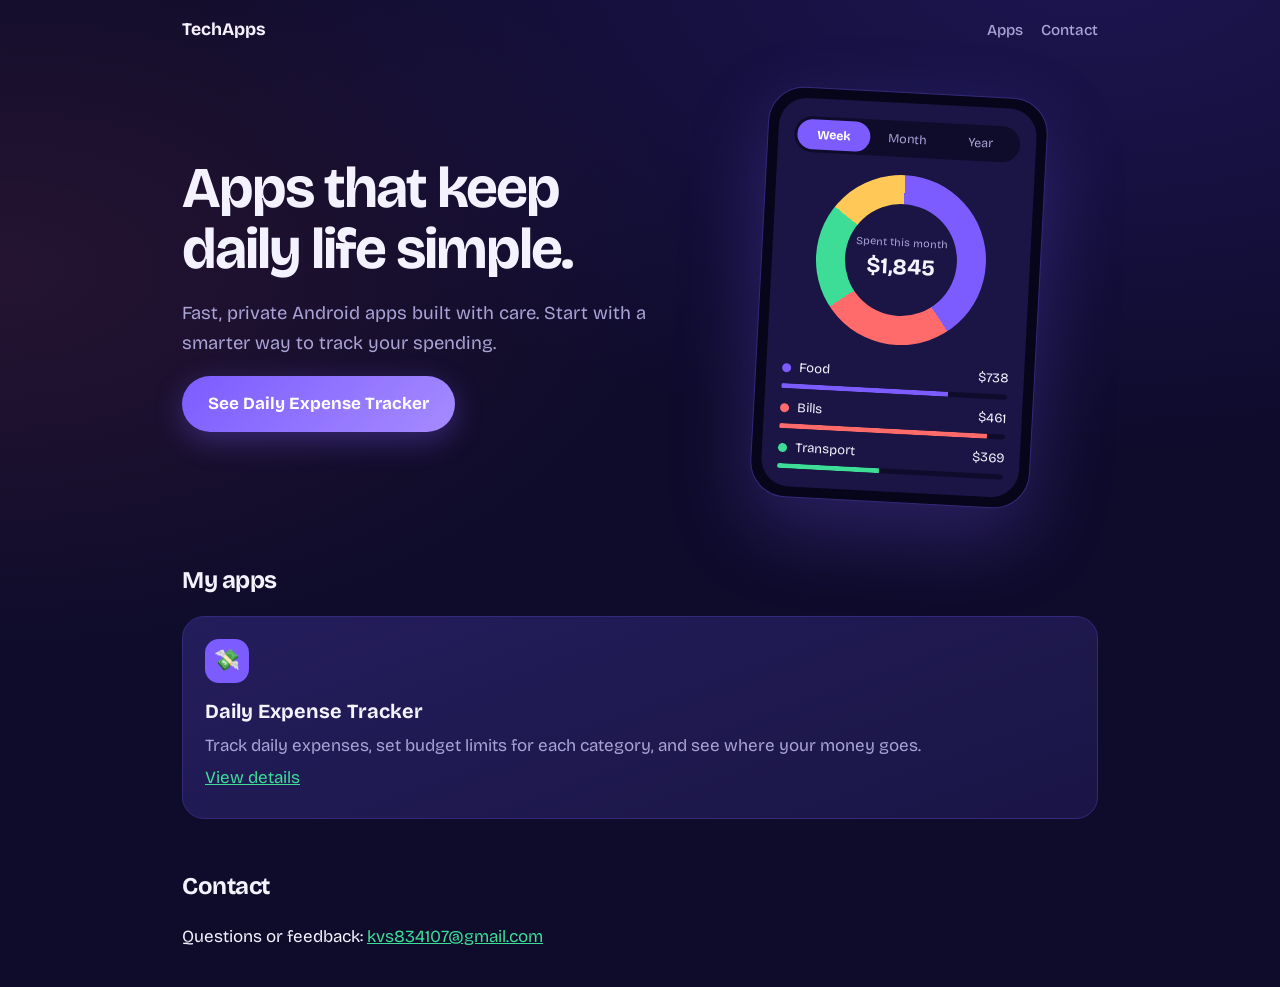
<file: index.html>
<!DOCTYPE html>
<html lang="en"><head><meta charset="utf-8"><meta name="viewport" content="width=device-width,initial-scale=1">
<title>Mobile Apps</title>
<meta name="description" content="Daily Expense Tracker: set budgets and see your spending by category.">
<link rel="stylesheet" href="https://fonts.googleapis.com/css2?family=Bricolage+Grotesque:wght@400;500;700&display=swap">
<link rel="stylesheet" href="style.css"></head><body>
<header class="site"><a href="index.html">TechApps</a><nav><a href="index.html">Apps</a><a href="index.html#contact">Contact</a></nav></header>
<main class="wrap">
<section class="hero"><div><h1>Apps that keep daily life simple.</h1><p class="lead">Fast, private Android apps built with care. Start with a smarter way to track your spending.</p><p><a class="btn" href="expense-tracker.html">See Daily Expense Tracker</a></p></div><div class="phone" aria-label="App preview"><div class="screen"><div class="seg"><b>Week</b><span>Month</span><span>Year</span></div><div class="donut"><div><small>Spent this month</small><strong>$1,845</strong></div></div><div class="row"><i style="background:var(--v)"></i><span>Food</span>$738</div><div class="lim"><u style="width:74%;background:var(--v)"></u></div><div class="row"><i style="background:var(--c)"></i><span>Bills</span>$461</div><div class="lim"><u style="width:92%;background:var(--c)"></u></div><div class="row"><i style="background:var(--m)"></i><span>Transport</span>$369</div><div class="lim"><u style="width:45%;background:var(--m)"></u></div></div></div></section>
<h2>My apps</h2>
<!-- COPY THIS CARD FOR EACH NEW APP -->
<div class="card"><div class="ico">💸</div><h3>Daily Expense Tracker</h3><p>Track daily expenses, set budget limits for each category, and see where your money goes.</p><p><a href="expense-tracker.html">View details</a></p></div>
<!-- END CARD -->
<h2 id="contact">Contact</h2>
<p>Questions or feedback: <a href="#">kvs834107@gmail.com</a></p>
</main>
</file>
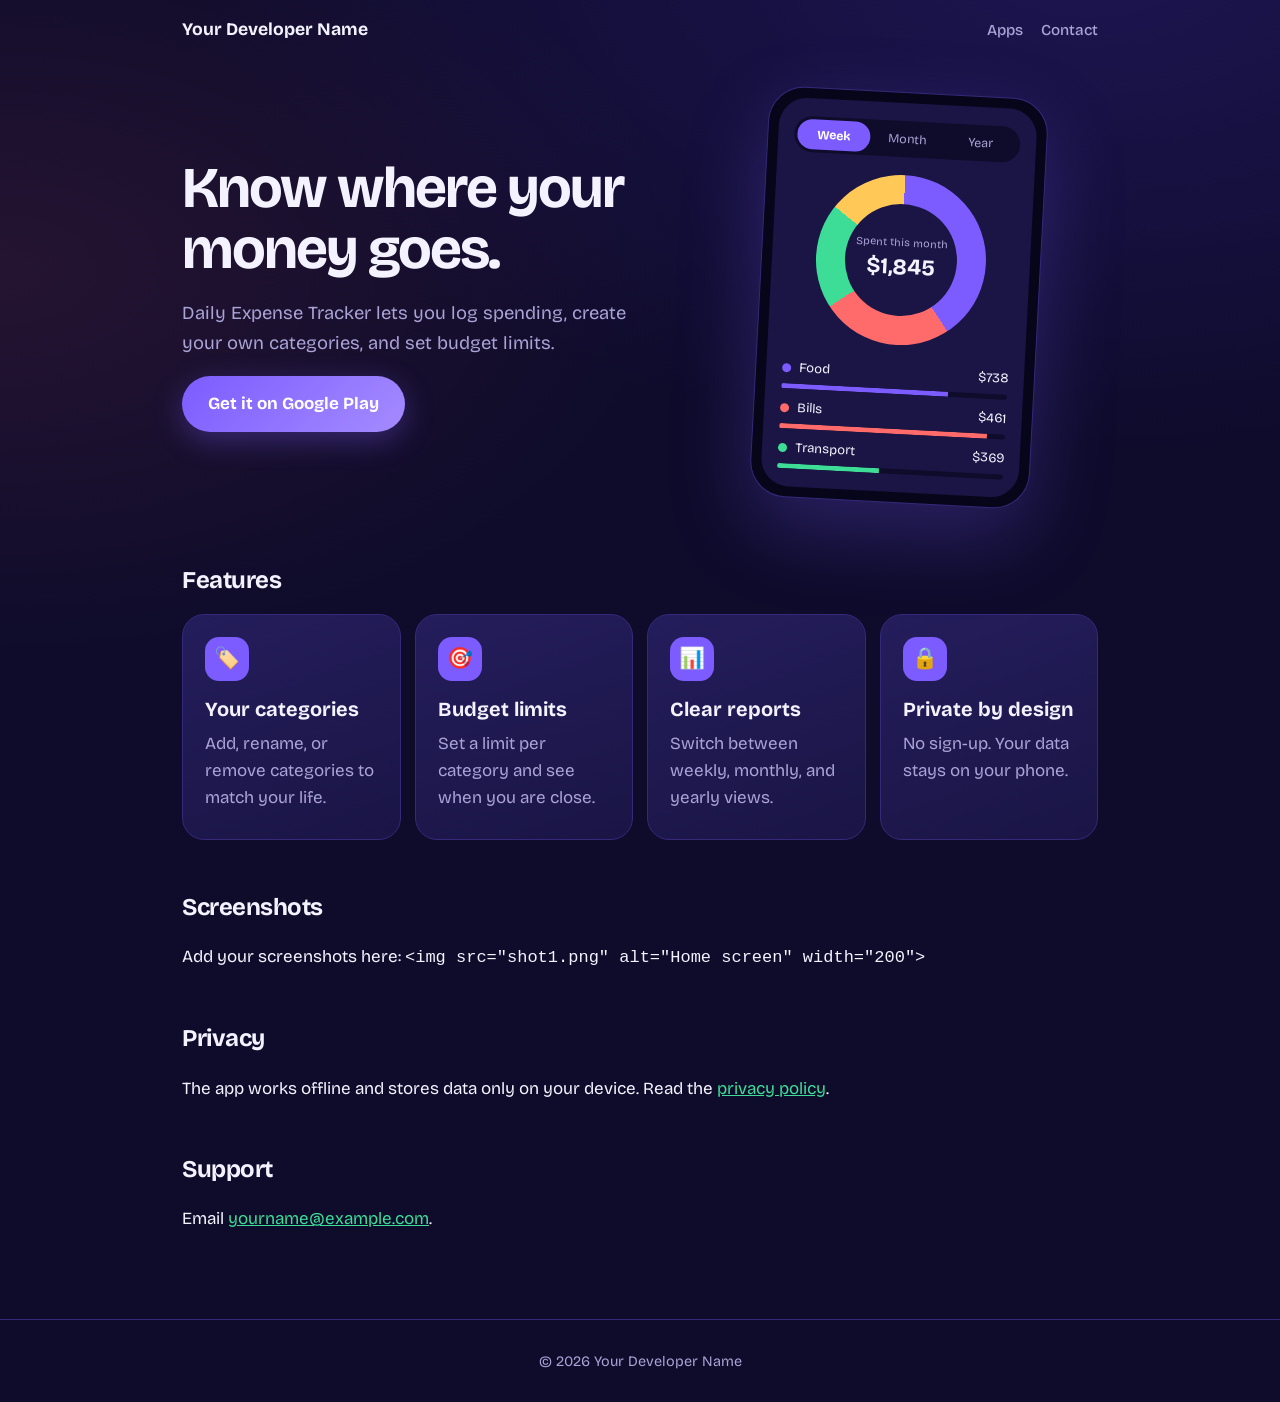
<file: expense-tracker.html>
<!DOCTYPE html>
<html lang="en"><head><meta charset="utf-8"><meta name="viewport" content="width=device-width,initial-scale=1">
<title>Daily Expense Tracker – Budget and Expense App</title>
<meta name="description" content="Daily Expense Tracker: set budgets and see your spending by category.">
<link rel="stylesheet" href="https://fonts.googleapis.com/css2?family=Bricolage+Grotesque:wght@400;500;700&display=swap">
<link rel="stylesheet" href="style.css"></head><body>
<header class="site"><a href="index.html">Your Developer Name</a><nav><a href="index.html">Apps</a><a href="index.html#contact">Contact</a></nav></header>
<main class="wrap">
<section class="hero"><div><h1>Know where your money goes.</h1><p class="lead">Daily Expense Tracker lets you log spending, create your own categories, and set budget limits.</p><p><a class="btn" href="https://play.google.com/store/apps">Get it on Google Play</a></p></div><div class="phone" aria-label="App preview"><div class="screen"><div class="seg"><b>Week</b><span>Month</span><span>Year</span></div><div class="donut"><div><small>Spent this month</small><strong>$1,845</strong></div></div><div class="row"><i style="background:var(--v)"></i><span>Food</span>$738</div><div class="lim"><u style="width:74%;background:var(--v)"></u></div><div class="row"><i style="background:var(--c)"></i><span>Bills</span>$461</div><div class="lim"><u style="width:92%;background:var(--c)"></u></div><div class="row"><i style="background:var(--m)"></i><span>Transport</span>$369</div><div class="lim"><u style="width:45%;background:var(--m)"></u></div></div></div></section>
<h2>Features</h2>
<div class="grid"><div class="card"><div class="ico">🏷️</div><h3>Your categories</h3><p>Add, rename, or remove categories to match your life.</p></div><div class="card"><div class="ico">🎯</div><h3>Budget limits</h3><p>Set a limit per category and see when you are close.</p></div><div class="card"><div class="ico">📊</div><h3>Clear reports</h3><p>Switch between weekly, monthly, and yearly views.</p></div><div class="card"><div class="ico">🔒</div><h3>Private by design</h3><p>No sign-up. Your data stays on your phone.</p></div></div>
<h2>Screenshots</h2>
<p>Add your screenshots here: <code>&lt;img src="shot1.png" alt="Home screen" width="200"&gt;</code></p>
<h2>Privacy</h2>
<p>The app works offline and stores data only on your device. Read the <a href="privacy-expense-tracker.html">privacy policy</a>.</p>
<h2>Support</h2>
<p>Email <a href="mailto:yourname@example.com">yourname@example.com</a>.</p>
</main>
<footer>&copy; 2026 Your Developer Name</footer></body></html>
</file>
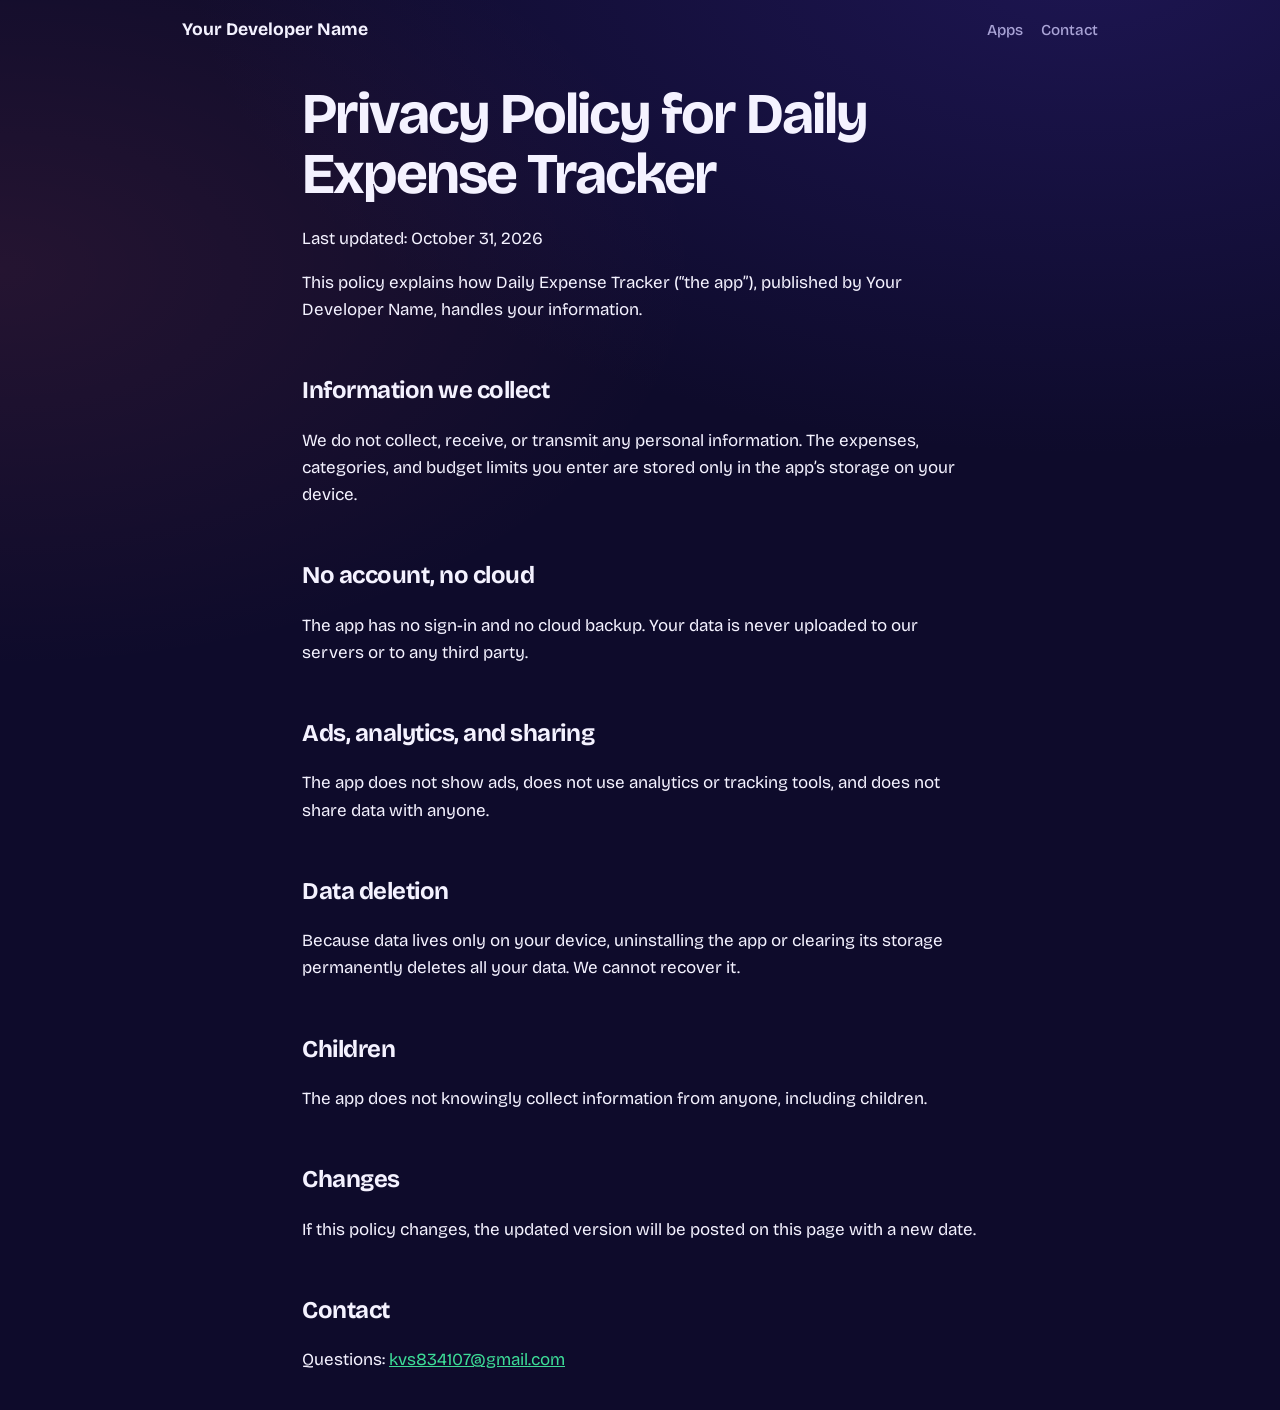
<file: privacy-expense-tracker.html>
<!DOCTYPE html>
<html lang="en"><head><meta charset="utf-8"><meta name="viewport" content="width=device-width,initial-scale=1">
<title>Privacy Policy – Daily Expense Tracker</title>
<link rel="stylesheet" href="https://fonts.googleapis.com/css2?family=Bricolage+Grotesque:wght@400;500;700&display=swap">
<link rel="stylesheet" href="style.css"></head><body>
<header class="site"><a href="index.html">Your Developer Name</a><nav><a href="index.html">Apps</a><a href="index.html#contact">Contact</a></nav></header>
<main class="wrap narrow">
<h1>Privacy Policy for Daily Expense Tracker</h1>
<p>Last updated: October 31, 2026</p>
<p>This policy explains how Daily Expense Tracker (“the app”), published by Your Developer Name, handles your information.</p>
<h2>Information we collect</h2>
<p>We do not collect, receive, or transmit any personal information. The expenses, categories, and budget limits you enter are stored only in the app’s storage on your device.</p>
<h2>No account, no cloud</h2>
<p>The app has no sign-in and no cloud backup. Your data is never uploaded to our servers or to any third party.</p>
<h2>Ads, analytics, and sharing</h2>
<p>The app does not show ads, does not use analytics or tracking tools, and does not share data with anyone.</p>
<h2>Data deletion</h2>
<p>Because data lives only on your device, uninstalling the app or clearing its storage permanently deletes all your data. We cannot recover it.</p>
<h2>Children</h2>
<p>The app does not knowingly collect information from anyone, including children.</p>
<h2>Changes</h2>
<p>If this policy changes, the updated version will be posted on this page with a new date.</p>
<h2>Contact</h2>
<p>Questions: <a href="#">kvs834107@gmail.com</a></p>
</main>
</file>
<file: style.css>
:root{--bg:#0e0b2b;--s1:#1a1545;--s2:#241d5c;--line:#34297a;--tx:#f4f2ff;--mute:#a9a3d6;--v:#7c5cff;--c:#ff6b6b;--m:#3ddc97;--y:#ffc857}
*{box-sizing:border-box}
html{scroll-behavior:smooth}
body{margin:0;background:radial-gradient(900px 500px at 85% -5%,#3b2a9e55,transparent),radial-gradient(700px 400px at 0% 30%,#ff6b6b18,transparent),var(--bg);background-attachment:fixed;color:var(--tx);font:17px/1.6 "Bricolage Grotesque",system-ui,-apple-system,"Segoe UI",Roboto,sans-serif}
a{color:var(--m)}
.wrap{max-width:960px;margin:0 auto;padding:12px 22px 20px}
.narrow{max-width:720px}
header.site{display:flex;justify-content:space-between;align-items:center;padding:16px 22px;max-width:960px;margin:0 auto}
header.site a{text-decoration:none;color:var(--tx);font-weight:700;font-size:1.1rem}
header.site nav a{font-weight:500;margin-left:18px;color:var(--mute);font-size:.95rem}
.hero{display:grid;grid-template-columns:1.1fr .9fr;gap:30px;align-items:center;padding:20px 0 10px}
h1{font-size:clamp(2.2rem,6vw,3.6rem);line-height:1.05;margin:.2em 0 .35em;letter-spacing:-.035em}
h2{font-size:1.5rem;margin:2em 0 .6em;letter-spacing:-.02em}
p.lead{font-size:1.15rem;color:var(--mute);max-width:30em}
.btn{display:inline-block;background:linear-gradient(135deg,var(--v),#a58bff);color:#fff;font-weight:700;padding:14px 26px;border-radius:999px;text-decoration:none;box-shadow:0 8px 30px #7c5cff55}
.card{background:linear-gradient(160deg,var(--s2),var(--s1));border:1px solid var(--line);border-radius:22px;padding:22px;margin:16px 0}
.card h3{margin:0 0 4px;font-size:1.25rem}
.card p{margin:.3em 0;color:var(--mute)}
.grid{display:grid;grid-template-columns:repeat(auto-fit,minmax(210px,1fr));gap:14px}
.grid .card{margin:0}
.ico{display:grid;place-items:center;width:44px;height:44px;border-radius:14px;background:var(--v);font-size:1.3rem;margin-bottom:12px}
.phone{width:280px;max-width:100%;margin:0 auto;border-radius:36px;padding:10px;background:#07051a;border:1px solid var(--line);box-shadow:0 30px 80px #7c5cff44;transform:rotate(3deg)}
.screen{border-radius:28px;background:var(--s1);padding:18px 16px}
.seg{display:flex;background:#0e0b2b;border-radius:999px;padding:3px;font-size:.78rem;text-align:center}
.seg *{flex:1;padding:5px 0;border-radius:999px;color:var(--mute)}
.seg b{background:var(--v);color:#fff}
.donut{width:170px;height:170px;border-radius:50%;margin:18px auto;display:grid;place-items:center;background:conic-gradient(var(--v) 0 40%,var(--c) 0 65%,var(--m) 0 85%,var(--y) 0 100%)}
.donut div{width:112px;height:112px;border-radius:50%;background:var(--s1);display:grid;place-content:center;text-align:center}
.donut small{font-size:.68rem;color:var(--mute);line-height:1.2}
.donut strong{font-size:1.4rem}
.row{display:flex;align-items:center;gap:8px;font-size:.82rem;margin:9px 0}
.row i{width:9px;height:9px;border-radius:50%}
.row span{flex:1}
.lim{height:5px;border-radius:5px;background:#0e0b2b;margin-top:-4px;overflow:hidden}
.lim u{display:block;height:100%}
ul.f{list-style:none;padding:0}
ul.f li{margin:.5em 0;padding-left:1.6em;position:relative}
ul.f li::before{content:"";position:absolute;left:0;top:.55em;width:.7em;height:.7em;border-radius:50%;background:var(--m)}
footer{padding:30px 20px;text-align:center;color:var(--mute);font-size:.9rem;border-top:1px solid var(--line);margin-top:50px}
:focus-visible{outline:3px solid var(--y);outline-offset:3px}
@media(max-width:720px){.hero{grid-template-columns:1fr}.phone{transform:none;margin-top:10px}}
</file>
